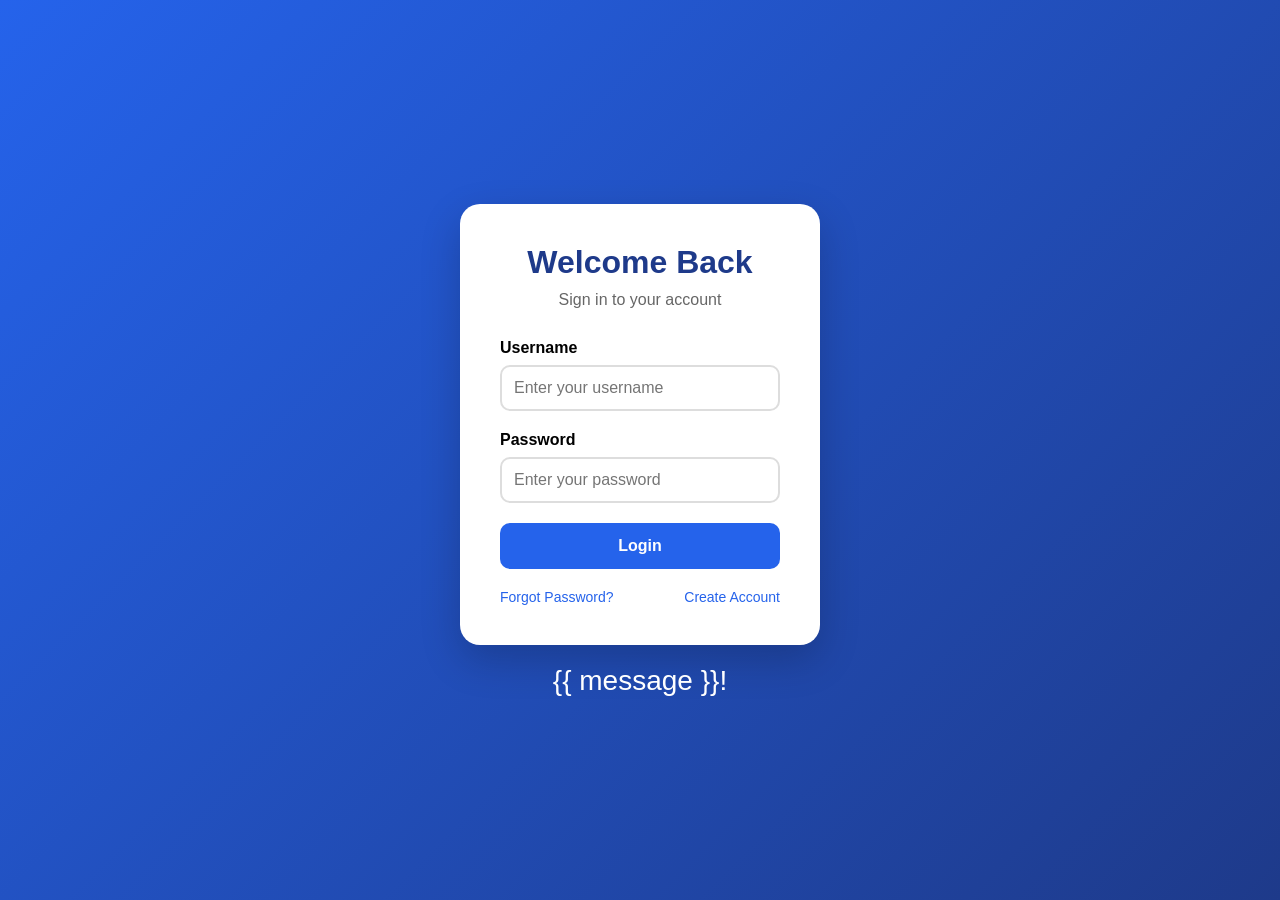
<file: html project/templates/login.html>
<!doctype html>
<html lang="en">
  <head>
    <meta charset="UTF-8" />
    <meta name="viewport" content="width=device-width, initial-scale=1.0" />
    <title>Login Page</title>
    <link rel="stylesheet" href="../static/login.css" />
  </head>
  <body>
    <div class="container">
      <form class="login-form" method="POST" action="/login">
        <h1>Welcome Back</h1>
        <p>Sign in to your account</p>

        <div class="input-group">
          <label for="username">Username</label>
          <input
            type="text"
            placeholder="Enter your username"
            name="username"
          />
        </div>

        <div class="input-group">
          <label for="password">Password</label>
          <input
            type="password"
            placeholder="Enter your password"
            name="password"
          />
        </div>

        <button type="submit">Login</button>

        <div class="links">
          <a href="#">Forgot Password?</a>
          <a href="#">Create Account</a>
        </div>
      </form>
      <div class="welcome-message">{{ message }}!</div>
    </div>
  </body>
</html>
</file>
<file: html project/static/login.css>
* {
  margin: 0;
  padding: 0;
  box-sizing: border-box;
}

body {
  font-family: Arial, Helvetica, sans-serif;
  min-height: 100vh;
  display: flex;
  justify-content: center;
  align-items: center;

  background: linear-gradient(135deg, #2563eb, #1e3a8a);
}

.container {
  width: 100%;
  max-width: 400px;
  padding: 20px;
}

.login-form {
  background: white;
  padding: 40px;
  border-radius: 20px;
  box-shadow: 0 15px 40px rgba(0, 0, 0, 0.2);
}

.login-form h1 {
  text-align: center;
  margin-bottom: 10px;
  color: #1e3a8a;
}

.login-form p {
  text-align: center;
  margin-bottom: 30px;
  color: #666;
}

.input-group {
  margin-bottom: 20px;
}

.input-group label {
  display: block;
  margin-bottom: 8px;
  font-weight: bold;
}

.input-group input {
  width: 100%;
  padding: 12px;
  border: 2px solid #ddd;
  border-radius: 10px;
  font-size: 16px;
  transition: 0.3s;
}

.input-group input:focus {
  outline: none;
  border-color: #2563eb;
}

button {
  width: 100%;
  padding: 14px;
  border: none;
  border-radius: 10px;
  background: #2563eb;
  color: white;
  font-size: 16px;
  font-weight: bold;
  cursor: pointer;
  transition: 0.3s;
}

button:hover {
  background: #1d4ed8;
}

.links {
  margin-top: 20px;
  display: flex;
  justify-content: space-between;
}

.links a {
  text-decoration: none;
  color: #2563eb;
  font-size: 14px;
}

.links a:hover {
  text-decoration: underline;
}

.welcome-message {
  margin-top: 20px;
  text-align: center;
  font-size: 28px;
  color: #ffffff;
}
</file>
